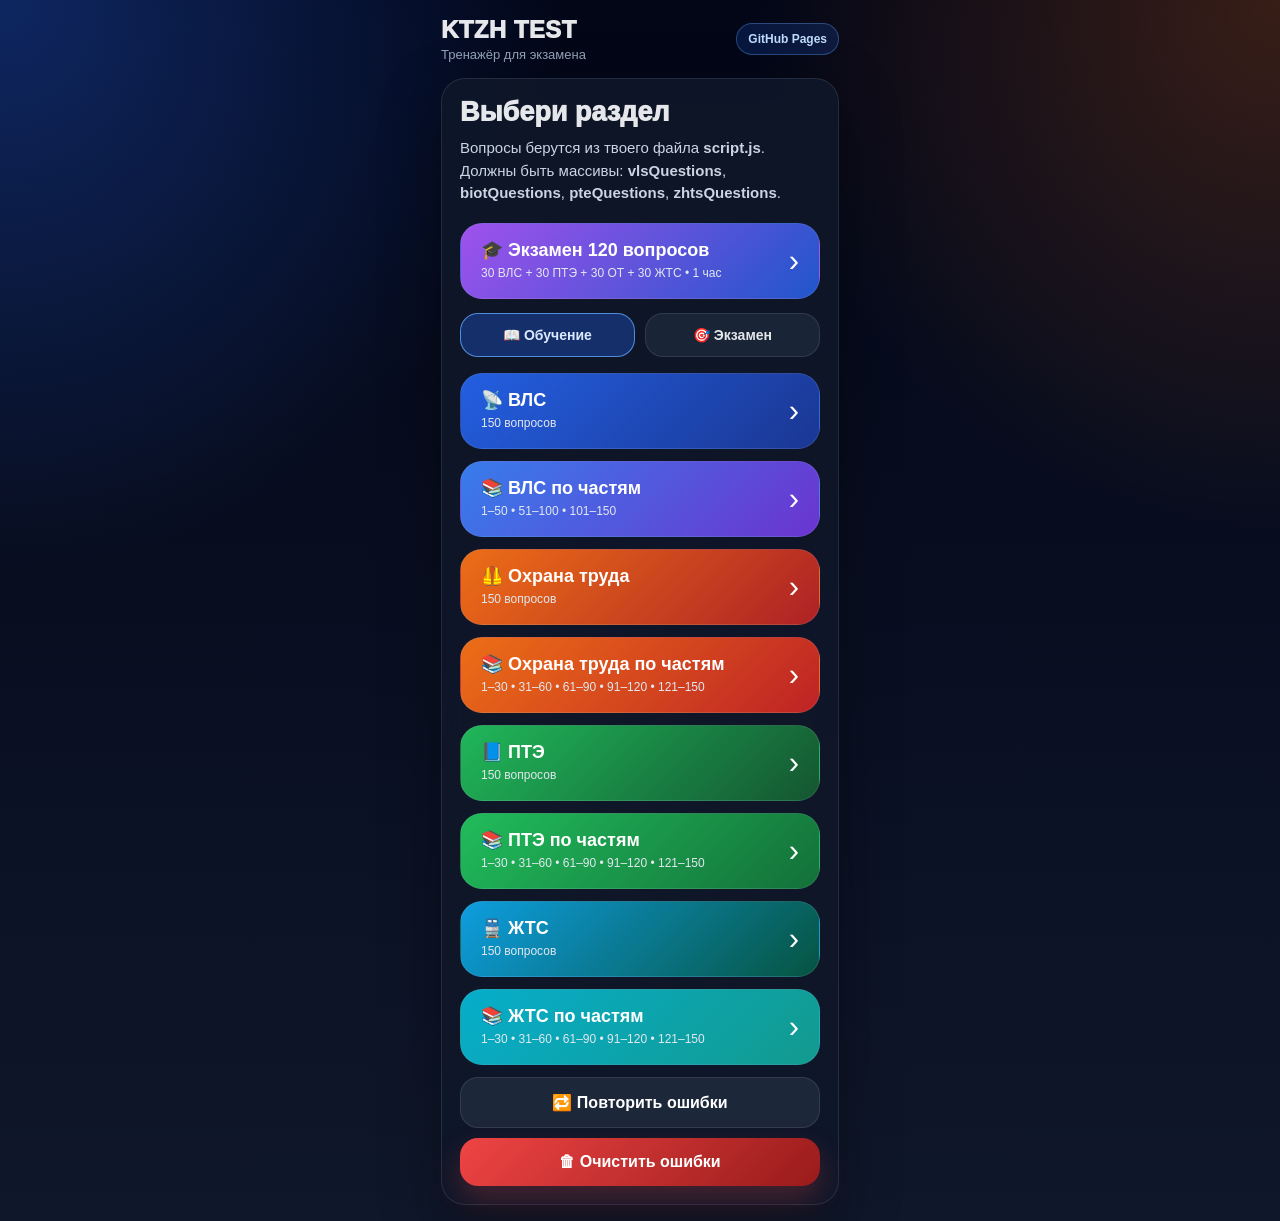
<file: index.html>
<!DOCTYPE html>
<html lang="ru">
<head>
  <meta charset="UTF-8" />
  <meta name="viewport" content="width=device-width, initial-scale=1.0, viewport-fit=cover" />
  <title>KTZH TEST</title>

  <style>
    * {
      box-sizing: border-box;
      -webkit-tap-highlight-color: transparent;
    }

    body {
      margin: 0;
      min-height: 100svh;
      background:
        radial-gradient(circle at top left, rgba(37, 99, 235, 0.35), transparent 32%),
        radial-gradient(circle at top right, rgba(249, 115, 22, 0.22), transparent 30%),
        linear-gradient(180deg, #020617 0%, #0f172a 100%);
      color: #e5e7eb;
      font-family: -apple-system, BlinkMacSystemFont, "Segoe UI", Arial, sans-serif;
      padding: env(safe-area-inset-top) 0 env(safe-area-inset-bottom);
    }

    button {
      font-family: inherit;
    }

    .app {
      width: 100%;
      max-width: 430px;
      min-height: 100svh;
      margin: 0 auto;
      padding: 16px;
    }

    .header {
      display: flex;
      justify-content: space-between;
      align-items: center;
      gap: 12px;
      margin-bottom: 16px;
    }

    .brand-title {
      font-size: 24px;
      font-weight: 950;
      letter-spacing: 0.4px;
    }

    .brand-subtitle {
      color: #94a3b8;
      font-size: 13px;
      margin-top: 3px;
    }

    .pill {
      padding: 8px 11px;
      border-radius: 999px;
      background: rgba(37, 99, 235, 0.18);
      border: 1px solid rgba(96, 165, 250, 0.35);
      color: #bfdbfe;
      font-size: 12px;
      font-weight: 800;
      white-space: nowrap;
    }

    .card {
      background: rgba(15, 23, 42, 0.88);
      border: 1px solid rgba(148, 163, 184, 0.16);
      box-shadow: 0 20px 60px rgba(0, 0, 0, 0.36);
      backdrop-filter: blur(14px);
      border-radius: 24px;
      padding: 18px;
    }

    .screen {
      display: block;
    }

    .hidden {
      display: none !important;
    }

    .hero-title {
      font-size: 27px;
      line-height: 1.12;
      font-weight: 950;
      margin: 0 0 10px;
    }

    .hero-text {
      color: #cbd5e1;
      line-height: 1.5;
      font-size: 15px;
      margin: 0 0 18px;
    }

    .section-grid {
      display: grid;
      gap: 12px;
      margin-top: 16px;
    }

    .section-btn {
      width: 100%;
      min-height: 76px;
      border: 1px solid rgba(148, 163, 184, 0.18);
      border-radius: 22px;
      padding: 14px 20px;
      color: #fff;
      text-align: left;
      cursor: pointer;
      background: rgba(30, 41, 59, 0.82);
      display: flex;
      justify-content: space-between;
      align-items: center;
      gap: 12px;
      transition: 0.18s ease;
    }

    .section-btn:active {
      transform: scale(0.98);
    }

    .section-btn .name {
      display: flex;
      align-items: center;
      gap: 8px;
      font-size: 18px;
      font-weight: 900;
      line-height: 1.15;
    }

    .section-btn .count {
      font-size: 12px;
      color: #e2e8f0;
      margin-top: 5px;
      line-height: 1.25;
    }

    .section-btn .icon {
      font-size: 31px;
      line-height: 1;
      display: flex;
      align-items: center;
      justify-content: center;
    }

    .vls {
      background: linear-gradient(135deg, rgba(37, 99, 235, 0.95), rgba(30, 64, 175, 0.80));
    }

    .biot {
      background: linear-gradient(135deg, rgba(249, 115, 22, 0.95), rgba(220, 38, 38, 0.78));
    }

    .pte {
      background: linear-gradient(135deg, rgba(34, 197, 94, 0.92), rgba(22, 101, 52, 0.82));
    }

    .zhts {
      background: linear-gradient(135deg, rgba(14, 165, 233, 0.95), rgba(6, 95, 70, 0.86));
    }


    .zhts-parts {
  background: linear-gradient(
    135deg,
    rgba(6, 182, 212, 0.95),
    rgba(20, 184, 166, 0.82)
  );
}

.vls {
  background: linear-gradient(135deg, rgba(37, 99, 235, 0.95), rgba(30, 64, 175, 0.80));
}

.vls-parts {
  background: linear-gradient(
    135deg,
    rgba(59, 130, 246, 0.95),
    rgba(124, 58, 237, 0.86)
  );
}

.biot {
  background: linear-gradient(135deg, rgba(249, 115, 22, 0.95), rgba(220, 38, 38, 0.78));
}

    
    .exam {
      background: linear-gradient(135deg, rgba(168, 85, 247, 0.95), rgba(37, 99, 235, 0.84));
      margin-top: 14px;
    }

    .mode-box {
      display: grid;
      grid-template-columns: 1fr 1fr;
      gap: 10px;
      margin-top: 14px;
    }

    .mode-btn {
      border: 1px solid rgba(148, 163, 184, 0.18);
      background: rgba(30, 41, 59, 0.78);
      color: #e5e7eb;
      border-radius: 18px;
      padding: 13px;
      font-size: 14px;
      font-weight: 850;
      cursor: pointer;
    }

    .mode-btn.active {
      border-color: rgba(96, 165, 250, 0.8);
      background: rgba(37, 99, 235, 0.35);
      color: #dbeafe;
    }

    .small-actions {
      display: grid;
      gap: 10px;
      margin-top: 12px;
    }

    .btn {
      width: 100%;
      border: none;
      border-radius: 18px;
      padding: 15px 16px;
      font-size: 16px;
      font-weight: 900;
      color: white;
      background: linear-gradient(135deg, #2563eb, #7c3aed);
      box-shadow: 0 14px 30px rgba(37, 99, 235, 0.35);
      cursor: pointer;
    }

    .btn:active {
      transform: scale(0.98);
    }

    .btn.secondary {
      background: rgba(30, 41, 59, 0.95);
      border: 1px solid rgba(148, 163, 184, 0.18);
      box-shadow: none;
    }

    .btn.danger {
      background: linear-gradient(135deg, #ef4444, #991b1b);
      box-shadow: 0 14px 30px rgba(239, 68, 68, 0.25);
    }

    .btn:disabled {
      opacity: 0.45;
      cursor: not-allowed;
      transform: none;
    }

    .top-line {
      display: flex;
      justify-content: space-between;
      align-items: center;
      margin-bottom: 14px;
      gap: 10px;
    }

    .counter {
      font-size: 13px;
      color: #cbd5e1;
      font-weight: 800;
    }

    .score-mini {
      font-size: 13px;
      color: #86efac;
      font-weight: 900;
      white-space: nowrap;
    }

    .exam-timer {
      margin-bottom: 12px;
      padding: 11px 13px;
      border-radius: 18px;
      background: rgba(168, 85, 247, 0.16);
      border: 1px solid rgba(216, 180, 254, 0.28);
      display: flex;
      justify-content: space-between;
      align-items: center;
      color: #f3e8ff;
      font-weight: 900;
    }

    .exam-timer.warning {
      background: rgba(239, 68, 68, 0.18);
      border-color: rgba(248, 113, 113, 0.55);
      color: #fecaca;
    }

    .progress-wrap {
      height: 9px;
      width: 100%;
      background: rgba(30, 41, 59, 0.95);
      border-radius: 999px;
      overflow: hidden;
      margin-bottom: 16px;
      border: 1px solid rgba(148, 163, 184, 0.12);
    }

    .progress {
      height: 100%;
      width: 0%;
      background: linear-gradient(90deg, #22c55e, #3b82f6, #a855f7);
      border-radius: 999px;
      transition: width 0.35s ease;
    }

    .question-card {
      margin-bottom: 14px;
    }

    .question-topic {
      display: inline-flex;
      padding: 7px 10px;
      border-radius: 999px;
      background: rgba(14, 165, 233, 0.12);
      color: #7dd3fc;
      border: 1px solid rgba(125, 211, 252, 0.2);
      font-size: 12px;
      font-weight: 900;
      margin-bottom: 13px;
    }

    .question {
      font-size: 20px;
      line-height: 1.35;
      font-weight: 900;
    }

    .answers {
      display: grid;
      gap: 11px;
    }

    .answer {
      width: 100%;
      text-align: left;
      border: 1px solid rgba(148, 163, 184, 0.16);
      background: rgba(30, 41, 59, 0.88);
      color: #e5e7eb;
      border-radius: 18px;
      padding: 14px;
      font-size: 15px;
      line-height: 1.35;
      display: flex;
      gap: 11px;
      align-items: flex-start;
      cursor: pointer;
      transition: 0.18s ease;
    }

    .answer:active {
      transform: scale(0.985);
    }

    .answer.selected {
      border-color: rgba(96, 165, 250, 0.95);
      background: rgba(37, 99, 235, 0.24);
    }

    .letter {
      min-width: 30px;
      height: 30px;
      border-radius: 11px;
      display: grid;
      place-items: center;
      background: rgba(15, 23, 42, 0.9);
      color: #93c5fd;
      font-weight: 950;
      border: 1px solid rgba(147, 197, 253, 0.22);
    }

    .answer.correct {
      background: rgba(22, 163, 74, 0.24);
      border-color: rgba(74, 222, 128, 0.95);
    }

    .answer.correct .letter {
      background: #16a34a;
      color: white;
    }

    .answer.wrong {
      background: rgba(220, 38, 38, 0.24);
      border-color: rgba(248, 113, 113, 0.95);
    }

    .answer.wrong .letter {
      background: #dc2626;
      color: white;
    }

    .feedback {
      margin-top: 14px;
      padding: 13px;
      border-radius: 17px;
      font-size: 14px;
      line-height: 1.45;
      border: 1px solid rgba(148, 163, 184, 0.14);
    }

    .feedback.good {
      background: rgba(22, 163, 74, 0.16);
      color: #bbf7d0;
    }

    .feedback.bad {
      background: rgba(220, 38, 38, 0.15);
      color: #fecaca;
    }

    .result-title {
      font-size: 27px;
      font-weight: 950;
      margin: 0 0 6px;
    }

    .result-subtitle {
      color: #cbd5e1;
      margin: 0 0 16px;
      line-height: 1.45;
    }

    .chart-box {
      display: grid;
      place-items: center;
      margin: 10px 0 18px;
    }

    #chart {
      width: 230px;
      height: 230px;
    }

    .result-stats {
      display: grid;
      grid-template-columns: 1fr 1fr;
      gap: 10px;
      margin-bottom: 16px;
    }

    .stat {
      border-radius: 18px;
      background: rgba(30, 41, 59, 0.76);
      border: 1px solid rgba(148, 163, 184, 0.14);
      padding: 14px;
    }

    .stat-num {
      font-size: 25px;
      font-weight: 950;
    }

    .stat-label {
      font-size: 12px;
      color: #94a3b8;
      margin-top: 4px;
    }

    .green {
      color: #86efac;
    }

    .red {
      color: #fca5a5;
    }

    .mistakes-title {
      font-size: 18px;
      font-weight: 950;
      margin: 18px 0 10px;
    }

    .mistake {
      background: rgba(30, 41, 59, 0.72);
      border: 1px solid rgba(248, 113, 113, 0.28);
      border-radius: 18px;
      padding: 13px;
      margin-bottom: 10px;
    }

    .mistake-q {
      font-size: 14px;
      font-weight: 900;
      margin-bottom: 8px;
      line-height: 1.35;
    }

    .mistake-line {
      font-size: 13px;
      color: #cbd5e1;
      line-height: 1.45;
    }

    .empty {
      color: #bbf7d0;
      background: rgba(22, 163, 74, 0.16);
      border: 1px solid rgba(74, 222, 128, 0.35);
      padding: 14px;
      border-radius: 18px;
      font-size: 15px;
    }

    .footer-buttons {
      display: grid;
      gap: 10px;
      margin-top: 14px;
    }

    @media (max-width: 390px) {
      .app {
        padding: 14px;
      }

      .question {
        font-size: 18px;
      }

      .hero-title {
        font-size: 24px;
      }
    }





    .pte-parts {
  background: linear-gradient(
    135deg,
    rgba(34, 197, 94, 0.95),
    rgba(21, 128, 61, 0.86)
  );
}






    .exam-subject-stats {
  margin-top: 22px;
  padding: 18px;
  border-radius: 22px;
  background: rgba(15, 23, 42, 0.92);
  border: 1px solid rgba(148, 163, 184, 0.25);
}

.exam-subject-stats h2 {
  margin-bottom: 14px;
  font-size: 22px;
  color: white;
}

.subject-row {
  display: grid;
  grid-template-columns: 1fr auto auto;
  gap: 10px;
  align-items: center;
  padding: 12px;
  margin-bottom: 10px;
  border-radius: 16px;
  background: rgba(30, 41, 59, 0.75);
  font-size: 16px;
  color: white;
}

.subject-row b {
  font-size: 18px;
  color: #facc15;
}

.subject-row small {
  font-weight: 800;
}

.exam-pass {
  margin-top: 16px;
  padding: 18px;
  border-radius: 18px;
  text-align: center;
  font-size: 24px;
  font-weight: 900;
  background: linear-gradient(135deg, #16a34a, #22c55e);
  color: white;
}

.exam-fail {
  margin-top: 16px;
  padding: 18px;
  border-radius: 18px;
  text-align: center;
  font-size: 18px;
  font-weight: 800;
  background: linear-gradient(135deg, #dc2626, #991b1b);
  color: white;
}






    .biot-parts {
  background: linear-gradient(
    135deg,
    rgba(249, 115, 22, 0.95),
    rgba(220, 38, 38, 0.86)
  );
}
  </style>
</head>

<body>
  <div class="app">
    <div class="header">
      <div>
        <div class="brand-title">KTZH TEST</div>
        <div class="brand-subtitle">Тренажёр для экзамена</div>
      </div>
      <div class="pill">GitHub Pages</div>
    </div>

    <section id="startScreen" class="screen card">
      <h1 class="hero-title">Выбери раздел</h1>
      <p class="hero-text">
        Вопросы берутся из твоего файла <b>script.js</b>.
        Должны быть массивы: <b>vlsQuestions</b>, <b>biotQuestions</b>, <b>pteQuestions</b>, <b>zhtsQuestions</b>.
      </p>

    <button class="section-btn exam" onclick="startExam120()">
  <div>
    <div class="name">🎓 Экзамен 120 вопросов</div>
    <div class="count">30 ВЛС + 30 ПТЭ + 30 ОТ + 30 ЖТС • 1 час</div>
  </div>
  <div class="icon">›</div>
</button>

      <div class="mode-box">
        <button id="studyModeBtn" class="mode-btn active" onclick="setMode('study')">📖 Обучение</button>
        <button id="examModeBtn" class="mode-btn" onclick="setMode('exam')">🎯 Экзамен</button>
      </div>

      <div class="section-grid">
        <button class="section-btn vls" onclick="chooseTest('vls')">
          <div>
            <div class="name">📡 ВЛС</div>
            <div class="count" id="vlsCount">0 вопросов</div>
          </div>
          <div class="icon">›</div>
        </button>

<button class="section-btn vls-parts" onclick="openVlsPartsMenu()">
  <div>
    <div class="name">📚 ВЛС по частям</div>
    <div class="count">1–50 • 51–100 • 101–150</div>
  </div>
  <div class="icon">›</div>
</button>

        
        <button class="section-btn biot" onclick="chooseTest('biot')">
          <div>
            <div class="name">🦺 Охрана труда</div>
            <div class="count" id="biotCount">0 вопросов</div>
          </div>
          <div class="icon">›</div>
        </button>

<button class="section-btn biot-parts" onclick="openBiotPartsMenu()">
  <div>
    <div class="name">📚 Охрана труда по частям</div>
    <div class="count">1–30 • 31–60 • 61–90 • 91–120 • 121–150</div>
  </div>
  <div class="icon">›</div>
</button>

        

        <button class="section-btn pte" onclick="chooseTest('pte')">
          <div>
            <div class="name">📘 ПТЭ</div>
            <div class="count" id="pteCount">0 вопросов</div>
          </div>
          <div class="icon">›</div>
        </button>


<button class="section-btn pte-parts" onclick="openPtePartsMenu()">
  <div>
    <div class="name">📚 ПТЭ по частям</div>
    <div class="count">1–30 • 31–60 • 61–90 • 91–120 • 121–150</div>
  </div>
  <div class="icon">›</div>
</button>
        

        <button class="section-btn zhts" onclick="chooseTest('zhts')">
          <div>
            <div class="name">🚆 ЖТС</div>
            <div class="count" id="zhtsCount">0 вопросов</div>
          </div>
          <div class="icon">›</div>
        </button>

<button class="section-btn zhts-parts" onclick="openZhtsPartsMenu()">
  <div>
    <div class="name">📚 ЖТС по частям</div>
    <div class="count">1–30 • 31–60 • 61–90 • 91–120 • 121–150</div>
  </div>
  <div class="icon">›</div>
</button>
        
      </div>

      <div class="small-actions">
        <button class="btn secondary" onclick="startMistakesMode()">🔁 Повторить ошибки</button>
        <button class="btn danger" onclick="clearSavedMistakes()">🗑 Очистить ошибки</button>
      </div>
    </section>


<section id="vlsPartsScreen" class="screen card hidden">
  <h1 class="hero-title">📚 ВЛС по частям</h1>
  <p class="hero-text">
    Выбери блок вопросов. Так легче учить и запоминать материал по 50 вопросов.
  </p>

  <div class="section-grid">
    <button class="section-btn vls" onclick="startVlsPart(0, 50, 'ВЛС 1–50')">
      <div>
        <div class="name">📡 ВЛС 1–50</div>
        <div class="count">Первый блок вопросов</div>
      </div>
      <div class="icon">›</div>
    </button>

    <button class="section-btn vls" onclick="startVlsPart(50, 100, 'ВЛС 51–100')">
      <div>
        <div class="name">📡 ВЛС 51–100</div>
        <div class="count">Второй блок вопросов</div>
      </div>
      <div class="icon">›</div>
    </button>

    <button class="section-btn vls" onclick="startVlsPart(100, 150, 'ВЛС 101–150')">
      <div>
        <div class="name">📡 ВЛС 101–150</div>
        <div class="count">Третий блок вопросов</div>
      </div>
      <div class="icon">›</div>
    </button>

    <button class="section-btn exam" onclick="startVlsPart(0, 150, 'ВЛС все 150')">
      <div>
        <div class="name">🔥 ВЛС все 150</div>
        <div class="count">Полная проверка по ВЛС</div>
      </div>
      <div class="icon">›</div>
    </button>
  </div>

  <div class="small-actions">
    <button class="btn secondary" onclick="goHome()">⬅ Назад в меню</button>
  </div>
</section>




<section id="zhtsPartsScreen" class="screen card hidden">
  <h1 class="hero-title">📚 ЖТС по частям</h1>
  <p class="hero-text">
    Выбери блок вопросов. Так удобнее учить ЖТС по 30 вопросов.
  </p>

  <div class="section-grid">
    <button class="section-btn zhts" onclick="startZhtsPart(0, 30, 'ЖТС 1–30')">
      <div>
        <div class="name">🚆 ЖТС 1–30</div>
        <div class="count">Первый блок вопросов</div>
      </div>
      <div class="icon">›</div>
    </button>

    <button class="section-btn zhts" onclick="startZhtsPart(30, 60, 'ЖТС 31–60')">
      <div>
        <div class="name">🚆 ЖТС 31–60</div>
        <div class="count">Второй блок вопросов</div>
      </div>
      <div class="icon">›</div>
    </button>



    
    <button class="section-btn zhts" onclick="startZhtsPart(60, 90, 'ЖТС 61–90')">
      <div>
        <div class="name">🚆 ЖТС 61–90</div>
        <div class="count">Третий блок вопросов</div>
      </div>
      <div class="icon">›</div>
    </button>

    <button class="section-btn zhts" onclick="startZhtsPart(90, 120, 'ЖТС 91–120')">
      <div>
        <div class="name">🚆 ЖТС 91–120</div>
        <div class="count">Четвёртый блок вопросов</div>
      </div>
      <div class="icon">›</div>
    </button>


    <button class="section-btn zhts" onclick="startZhtsPart(120, 150, 'ЖТС 121–150')">
  <div>
    <div class="name">🚆 ЖТС 121–150</div>
    <div class="count">Пятый блок вопросов</div>
  </div>
  <div class="icon">›</div>
</button>

<button class="section-btn exam" onclick="startZhtsPart(0, 150, 'ЖТС все 150')">
  <div>
    <div class="name">🔥 ЖТС все 150</div>
    <div class="count">Полная проверка по ЖТС</div>
  </div>
  <div class="icon">›</div>
</button>

    



  </div>

<div class="small-actions">
    <button class="btn secondary" onclick="goHome()">⬅ Назад в меню</button>
  </div>
</section>






<section id="ptePartsScreen" class="screen card hidden">
  <h1 class="hero-title">📚 ПТЭ по частям</h1>
  <p class="hero-text">
    Выбери блок вопросов. Так удобнее учить ПТЭ по 30 вопросов.
  </p>

  <div class="section-grid">
    <button class="section-btn pte" onclick="startPtePart(0, 30, 'ПТЭ 1–30')">
      <div>
        <div class="name">📘 ПТЭ 1–30</div>
        <div class="count">Первый блок вопросов</div>
      </div>
      <div class="icon">›</div>
    </button>

    <button class="section-btn pte" onclick="startPtePart(30, 60, 'ПТЭ 31–60')">
      <div>
        <div class="name">📘 ПТЭ 31–60</div>
        <div class="count">Второй блок вопросов</div>
      </div>
      <div class="icon">›</div>
    </button>

    <button class="section-btn pte" onclick="startPtePart(60, 90, 'ПТЭ 61–90')">
      <div>
        <div class="name">📘 ПТЭ 61–90</div>
        <div class="count">Третий блок вопросов</div>
      </div>
      <div class="icon">›</div>
    </button>

    <button class="section-btn pte" onclick="startPtePart(90, 120, 'ПТЭ 91–120')">
      <div>
        <div class="name">📘 ПТЭ 91–120</div>
        <div class="count">Четвёртый блок вопросов</div>
      </div>
      <div class="icon">›</div>
    </button>

    <button class="section-btn pte" onclick="startPtePart(120, 150, 'ПТЭ 121–150')">
      <div>
        <div class="name">📘 ПТЭ 121–150</div>
        <div class="count">Пятый блок вопросов</div>
      </div>
      <div class="icon">›</div>
    </button>

    <button class="section-btn exam" onclick="startPtePart(0, 150, 'ПТЭ все 150')">
      <div>
        <div class="name">🔥 ПТЭ все 150</div>
        <div class="count">Полная проверка по ПТЭ</div>
      </div>
      <div class="icon">›</div>
    </button>
  </div>

  <div class="small-actions">
    <button class="btn secondary" onclick="goHome()">⬅ Назад в меню</button>
  </div>
</section>









<section id="biotPartsScreen" class="screen card hidden">
  <h1 class="hero-title">📚 Охрана труда по частям</h1>
  <p class="hero-text">
    Выбери блок вопросов. Так удобнее учить охрану труда по 30 вопросов.
  </p>

  <div class="section-grid">
    <button class="section-btn biot" onclick="startBiotPart(0, 30, 'Охрана труда 1–30')">
      <div>
        <div class="name">🦺 ОТ 1–30</div>
        <div class="count">Первый блок вопросов</div>
      </div>
      <div class="icon">›</div>
    </button>

    <button class="section-btn biot" onclick="startBiotPart(30, 60, 'Охрана труда 31–60')">
      <div>
        <div class="name">🦺 ОТ 31–60</div>
        <div class="count">Второй блок вопросов</div>
      </div>
      <div class="icon">›</div>
    </button>

    <button class="section-btn biot" onclick="startBiotPart(60, 90, 'Охрана труда 61–90')">
      <div>
        <div class="name">🦺 ОТ 61–90</div>
        <div class="count">Третий блок вопросов</div>
      </div>
      <div class="icon">›</div>
    </button>

    <button class="section-btn biot" onclick="startBiotPart(90, 120, 'Охрана труда 91–120')">
      <div>
        <div class="name">🦺 ОТ 91–120</div>
        <div class="count">Четвёртый блок вопросов</div>
      </div>
      <div class="icon">›</div>
    </button>

    <button class="section-btn biot" onclick="startBiotPart(120, 150, 'Охрана труда 121–150')">
      <div>
        <div class="name">🦺 ОТ 121–150</div>
        <div class="count">Пятый блок вопросов</div>
      </div>
      <div class="icon">›</div>
    </button>

    <button class="section-btn exam" onclick="startBiotPart(0, 150, 'Охрана труда все 150')">
      <div>
        <div class="name">🔥 ОТ все 150</div>
        <div class="count">Полная проверка по охране труда</div>
      </div>
      <div class="icon">›</div>
    </button>
  </div>

  <div class="small-actions">
    <button class="btn secondary" onclick="goHome()">⬅ Назад в меню</button>
  </div>
</section>



    



    
    
    
    <section id="quizScreen" class="screen hidden">
      <div id="timerBox" class="exam-timer hidden">
        <span>⏱ Осталось времени</span>
        <span id="timerText">60:00</span>
      </div>

      <div class="top-line">
        <div class="counter" id="counter">Вопрос 1 / 150</div>
        <div class="score-mini" id="miniScore">Верно: 0</div>
      </div>

      <div class="progress-wrap">
        <div class="progress" id="progress"></div>
      </div>

      <div class="card question-card">
        <div class="question-topic" id="questionTopic">Раздел</div>
        <div class="question" id="questionText"></div>
        <div id="feedback" class="feedback hidden"></div>
      </div>

      <div class="answers" id="answersBox"></div>

      <div class="footer-buttons">
        <button class="btn" id="nextBtn" onclick="nextQuestion()" disabled>Далее</button>
        <button class="btn secondary" onclick="goHome()">В меню</button>
      </div>
    </section>

    <section id="resultScreen" class="screen card hidden">
      <h2 class="result-title">Результат</h2>
      <p class="result-subtitle" id="resultText"></p>

      <div class="chart-box">
        <canvas id="chart" width="230" height="230"></canvas>
      </div>

      <div class="result-stats">
        <div class="stat">
          <div class="stat-num green" id="rightCount">0</div>
          <div class="stat-label">Правильно</div>
        </div>
        <div class="stat">
          <div class="stat-num red" id="wrongCount">0</div>
          <div class="stat-label">Ошибки</div>
        </div>
      </div>

      <div class="mistakes-title">Ошибки</div>
      <div id="mistakesBox"></div>

      <div class="footer-buttons">
        <button class="btn" onclick="restartCurrent()">Пройти заново</button>
        <button class="btn secondary" onclick="startMistakesMode()">Повторить ошибки</button>
        <button class="btn secondary" onclick="goHome()">В меню</button>
      </div>
    </section>
  </div>

  <script src="script.js"></script>
  <script src="logic.js"></script>
</body>
</html>
</file>
